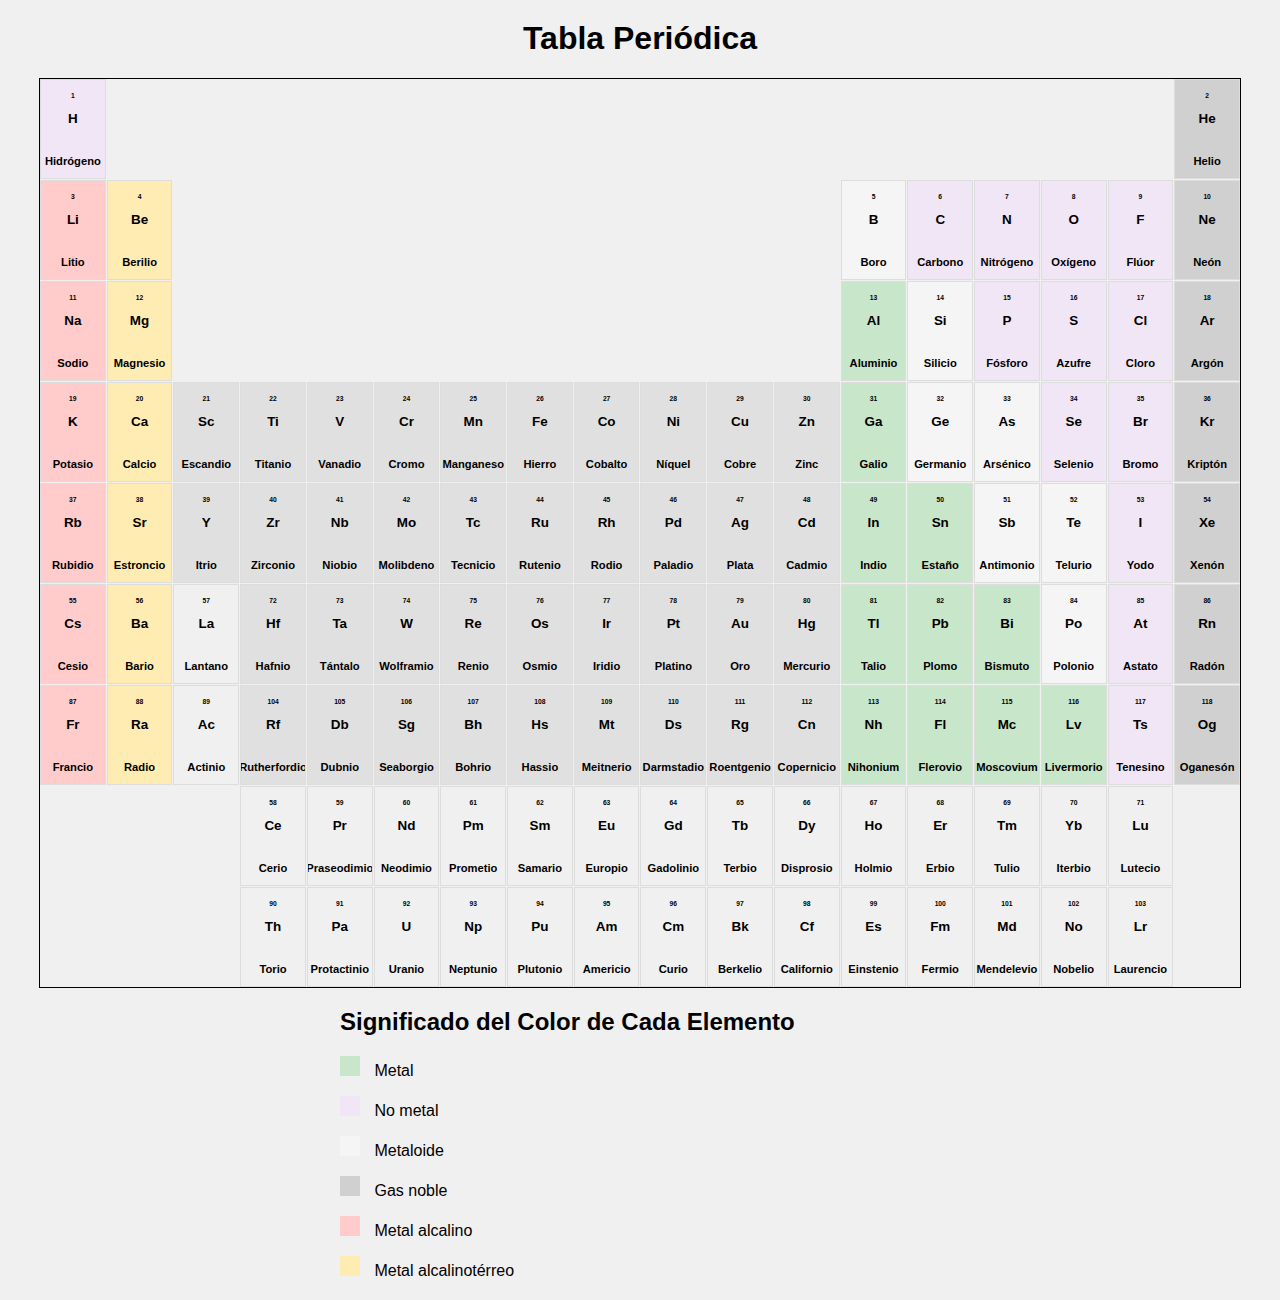
<file: tabla.html>
<!DOCTYPE html>
<html lang="es">
<head>
    <meta charset="UTF-8">
    <meta name="viewport" content="width=device-width, initial-scale=1.0">
    <title>Tabla Periódica</title>
    <link rel="stylesheet" href="stylesTabla.css">
</head>
<body>
    <h1>Tabla Periódica</h1>
    <div id="periodic-table" class="periodic-table">
    </div>

    <div id="legend" class="legend">
        <h2>Significado del Color de Cada Elemento</h2>
        <p><span class="color-box metal"></span> Metal</p>
        <p><span class="color-box nonmetal"></span> No metal</p>
        <p><span class="color-box metalloid"></span> Metaloide</p>
        <p><span class="color-box noble-gas"></span> Gas noble</p>
        <p><span class="color-box alkali-metal"></span> Metal alcalino</p>
        <p><span class="color-box alkaline-earth-metal"></span> Metal alcalinotérreo</p>
    </div>

    <script src="tabla.js"></script>
</body>
</html>
</file>
<file: stylesTabla.css>
body {
    font-family: Arial, sans-serif;
    text-align: center;
    background-color: #f0f0f0;
    margin: 0;
    padding: 0;
}

h1 {
    margin-top: 20px;
}

.periodic-table {
    display: grid;
    grid-template-columns: repeat(18, 1fr);
    gap: 2px;
    margin: 20px auto;
    max-width: 1200px;
}

.element {
    width: 100%;
    height: 100px;
    display: flex;
    flex-direction: column;
    align-items: center;
    justify-content: center;
    border: 1px solid #ccc;
    box-sizing: border-box;
    color: #333;
    font-size: 14px;
    font-weight: bold;
}

.element span {
    display: block;
    margin-bottom: 5px;
}

.legend {
    margin: 20px;
    text-align: left;
    max-width: 600px;
    margin-left: auto;
    margin-right: auto;
}

.color-box {
    width: 20px;
    height: 20px;
    display: inline-block;
    margin-right: 10px;
}

.alkali-metal { background-color: #ffcbcb; } 
.alkaline-earth-metal { background-color: #ffecb3; } 
.transition-metal { background-color: #e0e0e0; } 
.post-transition-metal { background-color: #d0f0c0; } 
.metalloid { background-color: #f5f5f5; } 
.nonmetal { background-color: #f0e6f6; } 
.noble-gas { background-color: #d0d0d0; } 
.lanthanide { background-color: #e1bee7; } 
.actinide { background-color: #c5cae9; }
.metal { background-color: #c8e6c9; } 

#periodic-table {
    display: grid;
    grid-template-columns: repeat(18, 1fr);
    grid-template-rows: repeat(9, 1fr); 
    gap: 1px;
    width: 100%;
    height: 100%;
    border: 1px solid #000;
}

.element {
    display: grid; 
    place-items: center; 
    border: 1px solid #ddd;
    padding: 5px;
    box-sizing: border-box;
    font-size: 0.7em; 
    text-align: center;
    font-family: Arial, sans-serif;
    color: #000;
    overflow: hidden; 
}

.element span {
    display: block;
    font-size: 1.2em; 
}

.element .name {
    font-size: 0.8em; 
}

.element::before {
    content: attr(data-atomic-number);
    display: block;
    font-size: 0.6em; 
}
</file>
